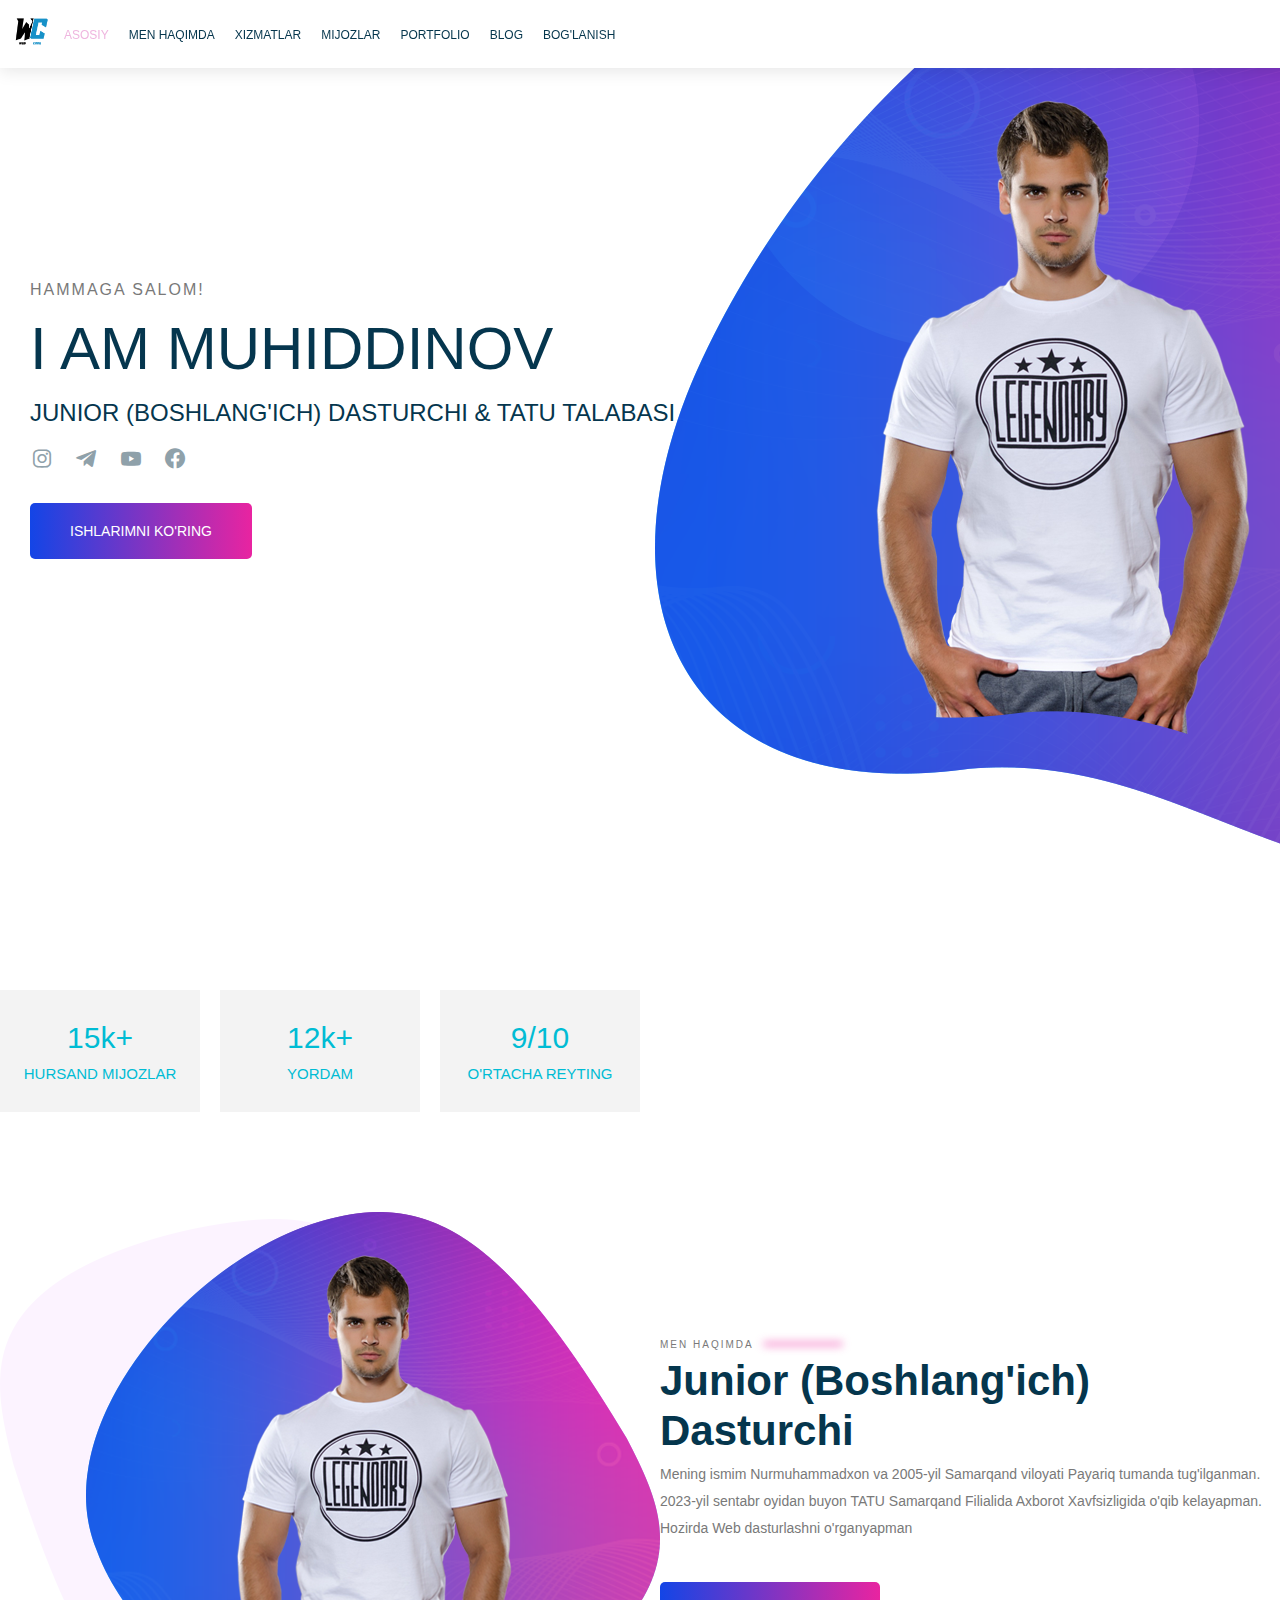
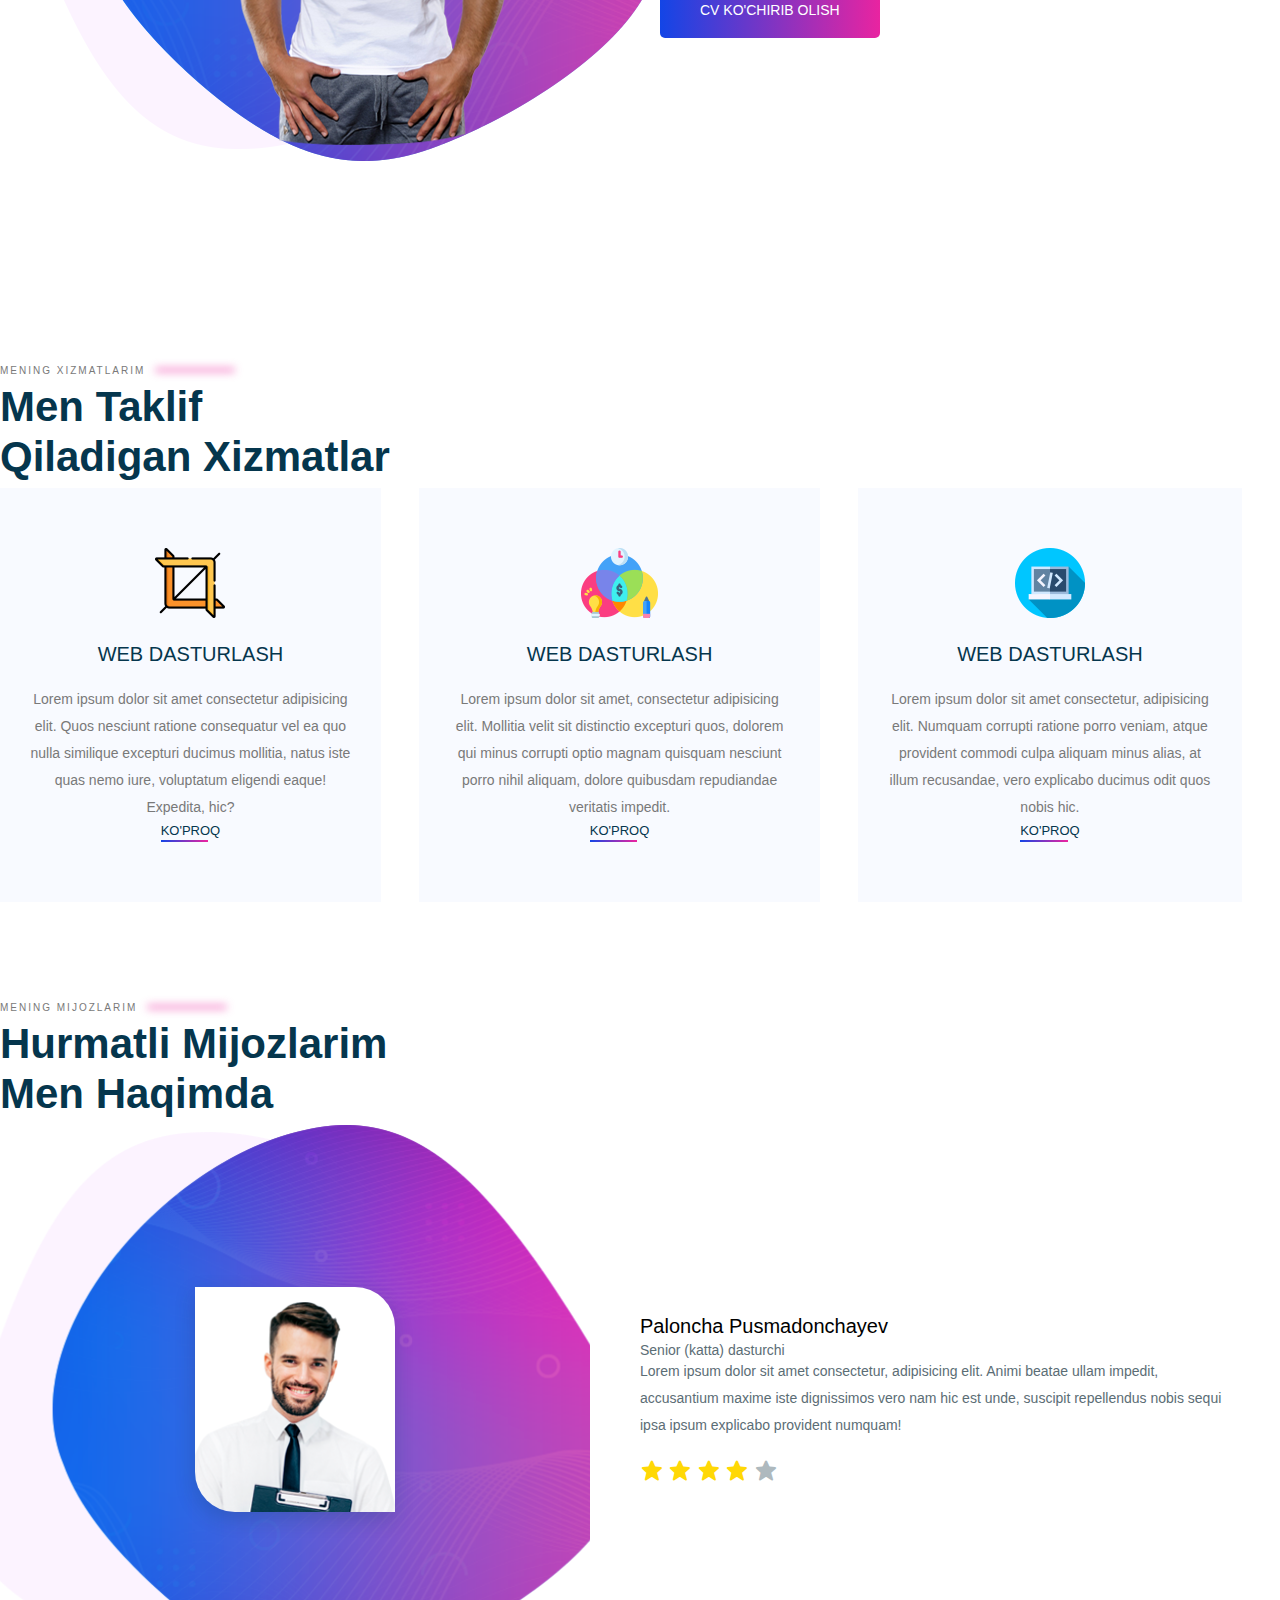
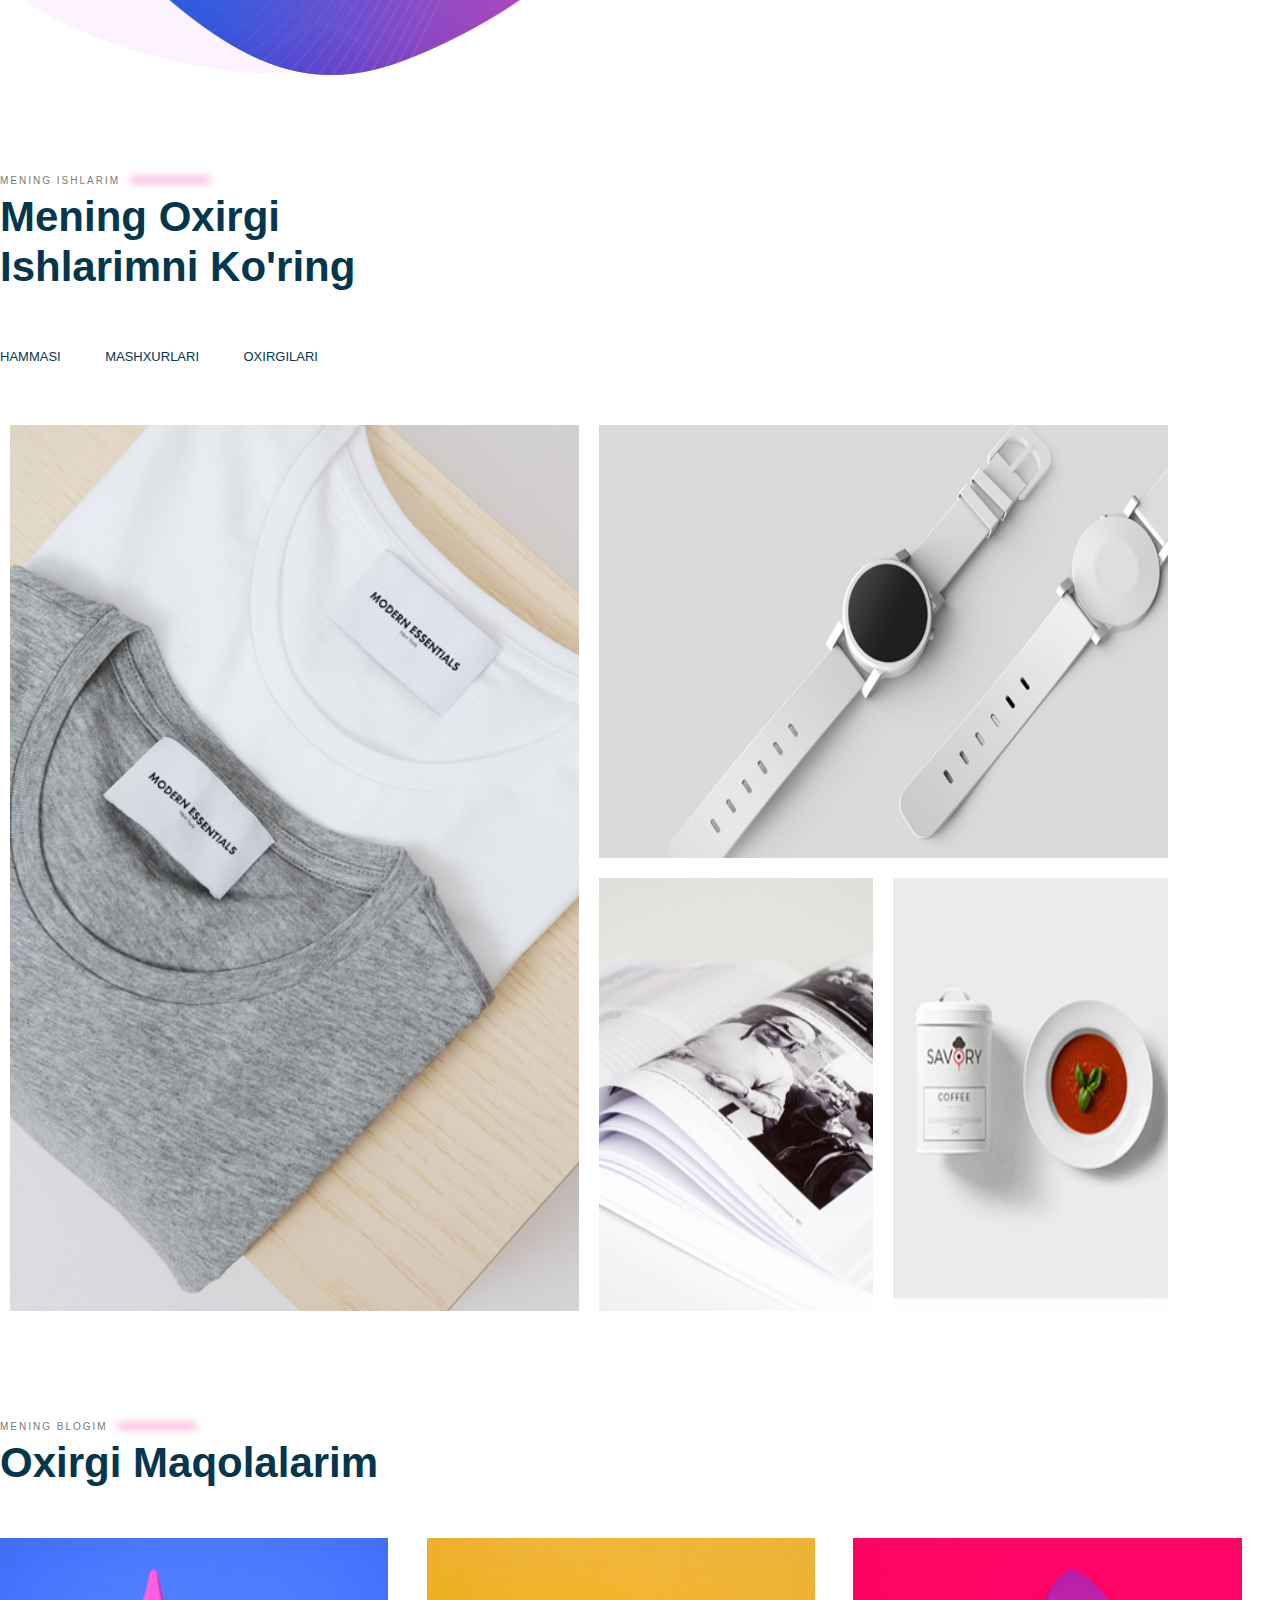
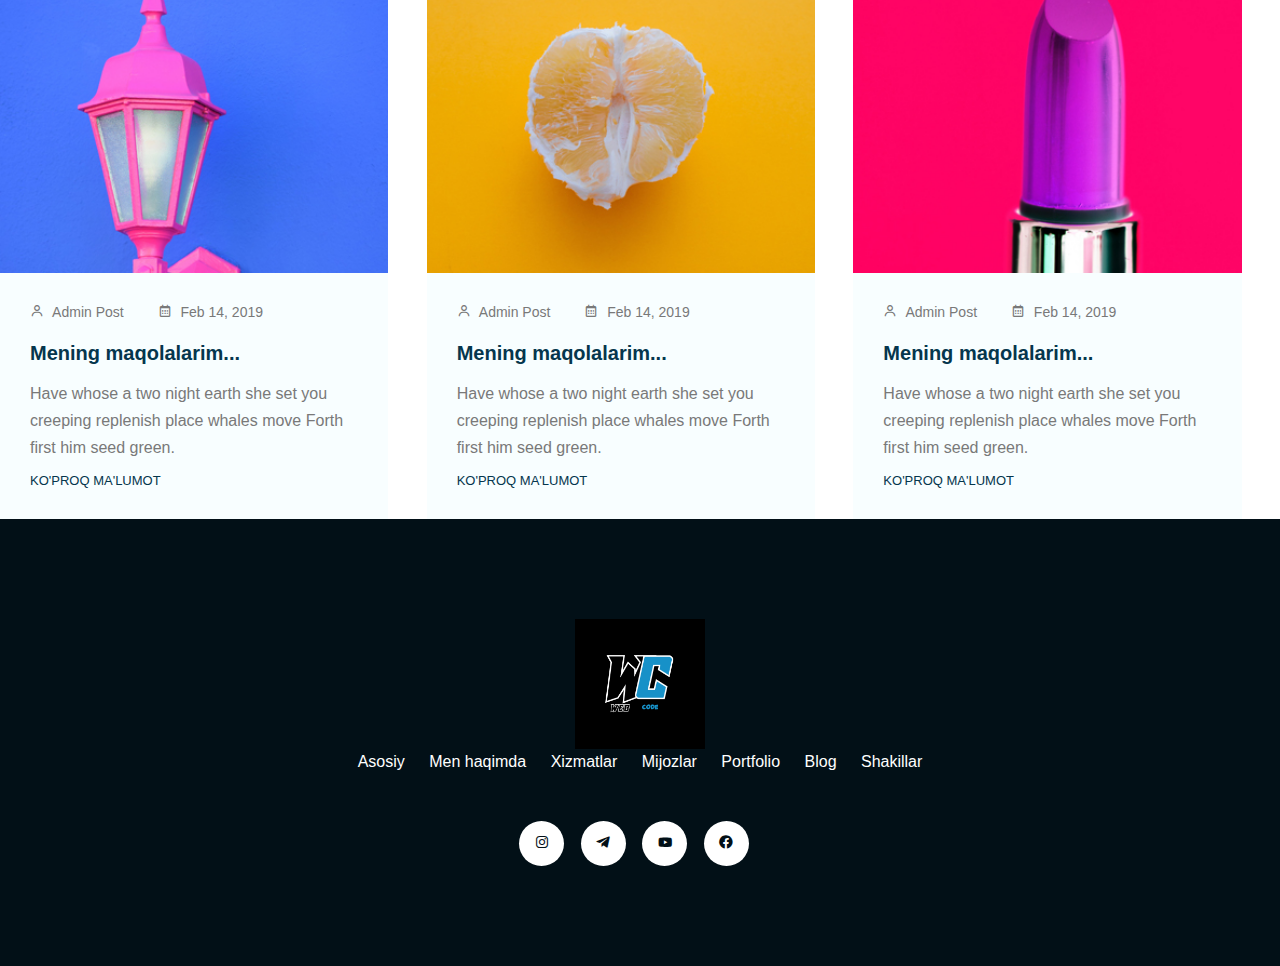
<file: index.html>
<!DOCTYPE html>
<html lang="en">

<head>
  <meta charset="UTF-8">
  <meta name="viewport" content="width=device-width, initial-scale=1.0">
  <title>Portfolio</title>
  <link rel="stylesheet" href="./styles/shared.css">
  <link rel="stylesheet" href="./styles/main.css">
  <link rel="stylesheet" href="./styles/media.css">
  <link href='https://unpkg.com/boxicons@2.1.4/css/boxicons.min.css' rel='stylesheet'>
</head>

<body>
  <div class="container">
    <!-- Header Section -->
    <header class="main__header">
      <div class="div__logo">
        <a href="./index.html">
          <img class="logo" src="./images/brand_logo.png" alt="brend site logo">
        </a>
      </div>
      <nav class="main__nav">
        <label for="menu" class="menu">
          <i class='bx bx-menu'></i>
        </label>
        <input type="checkbox" id="menu">
        <ul class="list">
          <li class="list__iteam active">
            <a href="./index.html">Asosiy</a>
          </li>
          <li class="list__iteam">
            <a href="#main-section">Men haqimda</a>
          </li>
          <li class="list__iteam">
            <a href="#services">Xizmatlar</a>
          </li>
          <li class="list__iteam">
            <a href="#clients">Mijozlar</a>
          </li>
          <li class="list__iteam">
            <a href="#portfolio">Portfolio</a>
          </li>
          <li class="list__iteam">
            <a href="#blog">Blog</a>
          </li>
          <li class="list__iteam">
            <a href="./contacts.html">Bog'lanish</a>
          </li>
        </ul>
      </nav>
    </header>
    <!-- /Header Section -->

    <!-- Main Section -->
    <main class="main">
      <div class="main-banner">
        <section id="main-section" class="main-section">
          <div class="main-section__info">
            <h4 class="main-section__welcome to-uppercase">Hammaga Salom!</h4>
            <h1 class="main-section__introduction to-uppercase">I am Muhiddinov</h1>
            <h3 class="main-section__position to-uppercase">Junior (boshlang'ich) dasturchi & TATU talabasi</h3>
            <div class="main-section__social-networks">
              <a target="_blank" href="https://www.instagram.com/foz1l0v1ch/"><i class='bx bxl-instagram'></i></a>
              <a target="_blank" href="https://t.me/foz1l0v1ch"><i class='bx bxl-telegram'></i></a>
              <a target="_blank" href="https://www.youtube.com/@web_codee"><i class='bx bxl-youtube'></i></a>
              <a target="_blank" href="https://www.facebook.com/muhiddinoff"><i class='bx bxl-facebook-circle'></i></a>
            </div>
            <button type="button" class="btn main-section__action to-uppercase">Ishlarimni ko'ring</button>
          </div>
          <div class="main-section__image">
            <img class="pic" src="./images/happy-man.png" alt="My image">
          </div>
        </section>
      </div>
      <!-- Statistics -->
      <section id="statistics" class="statistics">
        <div class="statistic__iteam">
          <h3 class="statistics__number">15k+</h3>
          <p class="statistics__title to-uppercase">Hursand mijozlar</p>
        </div>
        <div class="statistic__iteam">
          <h3 class="statistics__number">12k+</h3>
          <p class="statistics__title to-uppercase">yordam</p>
        </div>
        <div class="statistic__iteam">
          <h3 class="statistics__number">9/10</h3>
          <p class="statistics__title to-uppercase">O'rtacha reyting</p>
        </div>
      </section>
      <!-- /Statstics -->
      <!-- About Section -->
      <section id="about__me" class="about__me">
        <div class="about-me__image">
          <img src="./images/about-us.png" alt="About Me image">
        </div>
        <div class="about-me__info">
          <h5 class="section-subtitle">
            Men haqimda
            <span class="blur-line"></span>
          </h5>
          <h3 class="section-title">
            Junior (Boshlang'ich) dasturchi
          </h3>
          <p class="about-me__description">
            Mening ismim Nurmuhammadxon va 2005-yil Samarqand viloyati Payariq tumanda tug'ilganman. 2023-yil sentabr
            oyidan buyon TATU Samarqand
            Filialida Axborot Xavfsizligida o'qib kelayapman. Hozirda Web dasturlashni o'rganyapman
          </p>
          <button type="button" class="btn to-uppercase about-me__action">CV ko'chirib olish</button>
        </div>
      </section>
      <!-- /About Section -->
      <!-- Services Section -->
      <section id="services" class="services">
        <h5 class="section-subtitle">
          Mening Xizmatlarim
          <span class="blur-line"></span>
        </h5>
        <h2 class="section-title">
          Men taklif <br>
          qiladigan xizmatlar
        </h2>
        <div class="services__cards">
          <div class="service-card">
            <img class="service-card__icon" src="./images/s1.png" alt="Service 1">
            <h5 class="service-card__title">Web dasturlash</h5>
            <p class="service-card__description">
              Lorem ipsum dolor sit amet consectetur adipisicing elit. Quos nesciunt ratione consequatur vel ea quo
              nulla similique excepturi ducimus mollitia, natus iste quas nemo iure, voluptatum eligendi eaque!
              Expedita, hic?
            </p>
            <a href="#" class="service-card__link">Ko'proq</a>
          </div>
          <div class="service-card">
            <img class="service-card__icon" src="./images/s2.png" alt="Service 1">
            <h5 class="service-card__title">Web dasturlash</h5>
            <p class="service-card__description">
              Lorem ipsum dolor sit amet, consectetur adipisicing elit. Mollitia velit sit distinctio excepturi quos,
              dolorem qui minus corrupti optio magnam quisquam nesciunt porro nihil aliquam, dolore quibusdam
              repudiandae veritatis impedit.
            </p>
            <a href="#" class="service-card__link">Ko'proq</a>
          </div>
          <div class="service-card">
            <img class="service-card__icon" src="./images/s3.png" alt="Service 1">
            <h5 class="service-card__title">Web dasturlash</h5>
            <p class="service-card__description">
              Lorem ipsum dolor sit amet consectetur, adipisicing elit. Numquam corrupti ratione porro veniam, atque
              provident commodi culpa aliquam minus alias, at illum recusandae, vero explicabo ducimus odit quos nobis
              hic.
            </p>
            <a href="#" class="service-card__link">Ko'proq</a>
          </div>
        </div>
      </section>
      <!-- /Services Section -->
      <!-- Clients Section -->
      <section id="clients" class="clients">
        <h5 class="section-subtitle">
          Mening mijozlarim
          <span class="blur-line"></span>
        </h5>
        <h2 class="section-title">
          Hurmatli mijozlarim <br>
          men haqimda
        </h2>
        <div class="clients-iteams">
          <div class="client-iteam">
            <div class="client-iteam__image">
              <img src="./images/testimonial1.png" alt="Client image">
            </div>
            <div class="client-iteam__info">
              <h3 class="client-iteam__name">Paloncha Pusmadonchayev</h3>
              <p class="client-iteam__position">
                Senior (katta) dasturchi
              </p>
              <p class="client-iteam__review">
                Lorem ipsum dolor sit amet consectetur, adipisicing elit. Animi beatae ullam impedit, accusantium maxime
                iste dignissimos vero nam hic est unde, suscipit repellendus nobis sequi ipsa ipsum explicabo provident
                numquam!
              </p>
              <div class="cleint-iteam__rate">
                <i class='bx bxs-star'></i>
                <i class='bx bxs-star'></i>
                <i class='bx bxs-star'></i>
                <i class='bx bxs-star'></i>
                <i class='bx bxs-star disabld'></i>
              </div>
            </div>
          </div>
        </div>
      </section>
      <!-- /Clients Section -->
      <!-- Portfolio Section -->
      <section id="portfolio" class="portfolio">
        <h5 class="section-subtitle">
          Mening ishlarim
          <span class="blur-line"></span>
        </h5>
        <h3 class="section-title">
          Mening oxirgi <br>
          ishlarimni ko'ring
        </h3>
        <ul class="portfolio-filters">
          <li class="acti">
            Hammasi
          </li>
          <li>
            Mashxurlari
          </li>
          <li>
            Oxirgilari
          </li>
        </ul>
        <div class="portfolio-iteams">
          <div class="portfolio-iteam portfoio-iteam-1">
            <img class="portfolio-iteam__image" src="./images/p1.jpg" alt="portfolio image 1">
            <div class="portfolio-iteam__overlay"></div>
            <div class="portfolio-iteam__info">
              <h4>
                <a href="#">Portfolio 1</a>
              </h4>
              <p>
                Ishim haqida
              </p>
            </div>
          </div>
          <div class="portfolio-iteam portfoio-iteam-2">
            <img class="portfolio-iteam__image" src="./images/p2.jpg" alt="portfolio image 2">
            <div class="portfolio-iteam__overlay"></div>
            <div class="portfolio-iteam__info">
              <h4>
                <a href="#">Portfolio 2</a>
              </h4>
              <p>
                Ishim haqida
              </p>
            </div>
          </div>
          <div class="portfolio-iteam portfoio-iteam-3">
            <img class="portfolio-iteam__image" src="./images/p3.jpg" alt="portfolio image 3">
            <div class="portfolio-iteam__overlay"></div>
            <div class="portfolio-iteam__info">
              <h4>
                <a href="#">Portfolio 3</a>
              </h4>
              <p>
                Ishim haqida
              </p>
            </div>
          </div>
          <div class="portfolio-iteam portfoio-iteam-4">
            <img class="portfolio-iteam__image" src="./images/p4.jpg" alt="portfolio image 4">
            <div class="portfolio-iteam__overlay"></div>
            <div class="portfolio-iteam__info">
              <h4>
                <a href="#">Portfolio 4</a>
              </h4>
              <p>
                Ishim haqida
              </p>
            </div>
          </div>
        </div>
      </section>
      <!-- /Portfolio Section -->
      <!-- Blog Section -->
      <section id="blog" class="blog">
        <h5 class="section-subtitle">
          Mening blogim
          <span class="blur-line"></span>
        </h5>
        <h3 class="section-title">
          Oxirgi maqolalarim
        </h3>
        <div class="blog-iteams">
          <div class="blog-iteam">
            <div class="blog-iteam__image">
              <img src="./images/b1.jpg" alt="blog 1 image">
            </div>
            <div class="blog-iteam__info">
              <div class="blog-iteam__main-info">
                <span class="blog-author">
                  <i class='bx bx-user'></i>
                  Admin Post
                </span>
                <span class="blog-iteam__date">
                  <i class='bx bx-calendar'></i>
                  Feb 14, 2019
                </span>
                <h5 class="blog-iteam__title">
                  Mening maqolalarim...
                </h5>
                <p class="blog-iteam__description">
                  Have whose a two night earth she set you creeping replenish place whales move Forth first him seed
                  green.
                </p>
                <a class="blog-iteam__link" href="#">
                  Ko'proq ma'lumot
                </a>
              </div>
            </div>
          </div>
          <div class="blog-iteam">
            <div class="blog-iteam__image">
              <img src="./images/b2.jpg" alt="blog 2 image">
            </div>
            <div class="blog-iteam__info">
              <div class="blog-iteam__main-info">
                <span class="blog-author">
                  <i class='bx bx-user'></i>
                  Admin Post
                </span>
                <span class="blog-iteam__date">
                  <i class='bx bx-calendar'></i>
                  Feb 14, 2019
                </span>
                <h5 class="blog-iteam__title">
                  Mening maqolalarim...
                </h5>
                <p class="blog-iteam__description">
                  Have whose a two night earth she set you creeping replenish place whales move Forth first him seed
                  green.
                </p>
                <a class="blog-iteam__link" href="#">
                  Ko'proq ma'lumot
                </a>
              </div>
            </div>
          </div>
          <div class="blog-iteam">
            <div class="blog-iteam__image">
              <img src="./images/b3.jpg" alt="blog 3 image">
            </div>
            <div class="blog-iteam__info">
              <div class="blog-iteam__main-info">
                <span class="blog-author">
                  <i class='bx bx-user'></i>
                  Admin Post
                </span>
                <span class="blog-iteam__date">
                  <i class='bx bx-calendar'></i>
                  Feb 14, 2019
                </span>
                <h5 class="blog-iteam__title">
                  Mening maqolalarim...
                </h5>
                <p class="blog-iteam__description">
                  Have whose a two night earth she set you creeping replenish place whales move Forth first him seed
                  green.
                </p>
                <a class="blog-iteam__link" href="#">
                  Ko'proq ma'lumot
                </a>
              </div>
            </div>
          </div>
        </div>
      </section>
      <!-- /Blog Section -->
    </main>
    <!-- /Main Section  -->

    <!-- Footer Section -->
    <footer class="footer__container">
      <div class="footer__logo">
        <img src="./images/footer_logo.png" alt="site Footer logo">
      </div>
      <nav class="footer-nav">
        <ul class="footer-nav-list">
          <li class="footer-nav-iteam">
            <a class="footer-nav-link" href="#">Asosiy</a>
          </li>
          <li class="footer-nav-iteam">
            <a class="footer-nav-link" href="#">Men haqimda</a>
          </li>
          <li class="footer-nav-iteam">
            <a class="footer-nav-link" href="#">Xizmatlar</a>
          </li>
          <li class="footer-nav-iteam">
            <a class="footer-nav-link" href="#">Mijozlar</a>
          </li>
          <li class="footer-nav-iteam">
            <a class="footer-nav-link" href="#">Portfolio</a>
          </li>
          <li class="footer-nav-iteam">
            <a class="footer-nav-link" href="#">Blog</a>
          </li>
          <li class="footer-nav-iteam">
            <a class="footer-nav-link" href="#">Shakillar</a>
          </li>
        </ul>
      </nav>
      <ul class="footer-socials">
        <li class="footer-social">
          <a target="_blank" href="https://www.instagram.com/foz1l0v1ch/">
            <i class='bx bxl-instagram'></i>
          </a>
        </li>
        <li class="footer-social">
          <a target="_blank" href="https://t.me/foz1l0v1ch">
            <i class='bx bxl-telegram'></i>
          </a>
        </li>
        <li class="footer-social">
          <a target="_blank" href="https://www.youtube.com/@web_codee">
            <i class='bx bxl-youtube'></i>
          </a>
        </li>
        <li class="footer-social">
          <a target="_blank" href="https://www.facebook.com/muhiddinoff">
            <i class='bx bxl-facebook-circle'></i>
          </a>
        </li>
      </ul>
    </footer>
  </div>
</body>

</html>
</file>
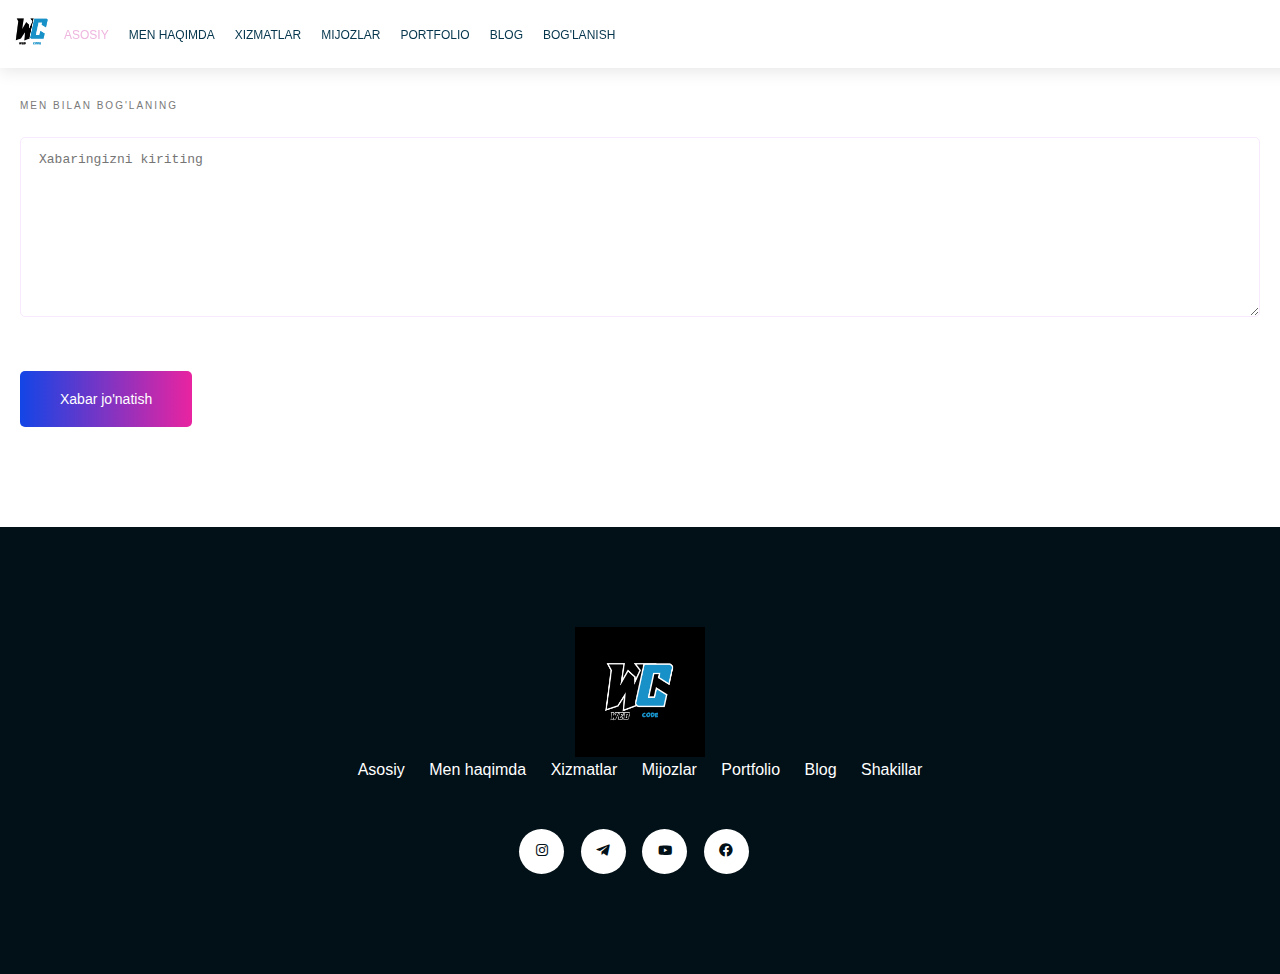
<file: contacts.html>
<!DOCTYPE html>
<html lang="en">

<head>
  <meta charset="UTF-8">
  <meta name="viewport" content="width=device-width, initial-scale=1.0">
  <title>Portfolio -- Bog'lanish</title>
  <link rel="stylesheet" href="./styles/shared.css">
  <link rel="stylesheet" href="./styles/main.css">
  <link rel="stylesheet" href="./styles/contact.css">
  <link rel="stylesheet" href="./styles/media.css">
  <link href='https://unpkg.com/boxicons@2.1.4/css/boxicons.min.css' rel='stylesheet'>
</head>

<body>
  <div class="container">
    <!-- Header Section -->
    <header class="main__header">
      <div class="div__logo">
        <a href="./index.html">
          <img class="logo" src="./images/brand_logo.png" alt="brend site logo">
        </a>
      </div>
      <nav class="main__nav">
        <label for="menu" class="menu">
          <i class='bx bx-menu'></i>
        </label>
        <input type="checkbox" id="menu">
        <ul class="list">
          <li class="list__iteam active">
            <a href="./index.html">Asosiy</a>
          </li>
          <li class="list__iteam">
            <a href="#main-section">Men haqimda</a>
          </li>
          <li class="list__iteam">
            <a href="#services">Xizmatlar</a>
          </li>
          <li class="list__iteam">
            <a href="#clients">Mijozlar</a>
          </li>
          <li class="list__iteam">
            <a href="#portfolio">Portfolio</a>
          </li>
          <li class="list__iteam">
            <a href="#blog">Blog</a>
          </li>
          <li class="list__iteam">
            <a href="./contacts.html">Bog'lanish</a>
          </li>
        </ul>
      </nav>
    </header>
    <!-- /Header Section -->
    <div class="container">

      <section class="contact">
        <h3 class="section-subtitle">
          Men bilan bog'laning
        </h3>
        <form action="#" method="get">
          <textarea rows="10" placeholder="Xabaringizni kiriting" name="message"></textarea>
          <div class="half-flex">
            <div class="contact__firstname">
              <input type="text" placeholder="Ismingizni kiriting" name="firstname">
            </div>
            <div class="contact__email">
              <input type="email" placeholder="Emailingizni kiriting" name="email">
            </div>
          </div>
          <input type="text" placeholder="Xat mazmuni" name="subject">
          <button class="btn contact__send" type="submit">Xabar jo'natish</button>
        </form>
      </section>
    </div>

    <!-- Footer Section -->
    <footer class="footer__container">
      <div class="footer__logo">
        <img src="./images/footer_logo.png" alt="Footer logo">
      </div>
      <nav class="footer-nav">
        <ul class="footer-nav-list">
          <li class="footer-nav-iteam">
            <a class="footer-nav-link" href="#">Asosiy</a>
          </li>
          <li class="footer-nav-iteam">
            <a class="footer-nav-link" href="#">Men haqimda</a>
          </li>
          <li class="footer-nav-iteam">
            <a class="footer-nav-link" href="#">Xizmatlar</a>
          </li>
          <li class="footer-nav-iteam">
            <a class="footer-nav-link" href="#">Mijozlar</a>
          </li>
          <li class="footer-nav-iteam">
            <a class="footer-nav-link" href="#">Portfolio</a>
          </li>
          <li class="footer-nav-iteam">
            <a class="footer-nav-link" href="#">Blog</a>
          </li>
          <li class="footer-nav-iteam">
            <a class="footer-nav-link" href="#">Shakillar</a>
          </li>
        </ul>
      </nav>
      <ul class="footer-socials">
        <li class="footer-social">
          <a target="_blank" href="https://www.instagram.com/foz1l0v1ch/">
            <i class='bx bxl-instagram'></i>
          </a>
        </li>
        <li class="footer-social">
          <a target="_blank" href="https://t.me/foz1l0v1ch">
            <i class='bx bxl-telegram'></i>
          </a>
        </li>
        <li class="footer-social">
          <a target="_blank" href="https://www.youtube.com/@web_codee">
            <i class='bx bxl-youtube'></i>
          </a>
        </li>
        <li class="footer-social">
          <a target="_blank" href="https://www.facebook.com/muhiddinoff">
            <i class='bx bxl-facebook-circle'></i>
          </a>
        </li>
      </ul>
    </footer>
  </div>
</body>

</html>
</file>
<file: styles/shared.css>
/* Fonts */
@font-face {
  font-family: "Roboto Condensed";
  src: url("../fonts/Roboto/RobotoCondensed-Black.eot");
  src: url("../fonts/Roboto/RobotoCondensed-Black.eot?#iefix")
      format("embedded-opentype"),
    url("../fonts/Roboto/RobotoCondensed-Black.woff2") format("woff2"),
    url("../fonts/Roboto/RobotoCondensed-Black.woff") format("woff"),
    url("../fonts/Roboto/RobotoCondensed-Black.ttf") format("truetype");
  font-weight: 900;
  font-style: normal;
  font-display: swap;
}

@font-face {
  font-family: "Roboto Condensed";
  src: url("../fonts/Roboto/RobotoCondensed-Bold.eot");
  src: url("../fonts/Roboto/RobotoCondensed-Bold.eot?#iefix")
      format("embedded-opentype"),
    url("../fonts/Roboto/RobotoCondensed-Bold.woff2") format("woff2"),
    url("../fonts/Roboto/RobotoCondensed-Bold.woff") format("woff"),
    url("../fonts/Roboto/RobotoCondensed-Bold.ttf") format("truetype");
  font-weight: bold;
  font-style: normal;
  font-display: swap;
}

@font-face {
  font-family: "Roboto Condensed";
  src: url("../fonts/Roboto/RobotoCondensed-BoldItalic.eot");
  src: url("../fonts/Roboto/RobotoCondensed-BoldItalic.eot?#iefix")
      format("embedded-opentype"),
    url("../fonts/Roboto/RobotoCondensed-BoldItalic.woff2") format("woff2"),
    url("../fonts/Roboto/RobotoCondensed-BoldItalic.woff") format("woff"),
    url("../fonts/Roboto/RobotoCondensed-BoldItalic.ttf") format("truetype");
  font-weight: bold;
  font-style: italic;
  font-display: swap;
}

@font-face {
  font-family: "Roboto Condensed";
  src: url("../fonts/Roboto/RobotoCondensed-ExtraBoldItalic.eot");
  src: url("../fonts/Roboto/RobotoCondensed-ExtraBoldItalic.eot?#iefix")
      format("embedded-opentype"),
    url("../fonts/Roboto/RobotoCondensed-ExtraBoldItalic.woff2") format("woff2"),
    url("../fonts/Roboto/RobotoCondensed-ExtraBoldItalic.woff") format("woff"),
    url("../fonts/Roboto/RobotoCondensed-ExtraBoldItalic.ttf")
      format("truetype");
  font-weight: bold;
  font-style: italic;
  font-display: swap;
}

@font-face {
  font-family: "Roboto Condensed";
  src: url("../fonts/Roboto/RobotoCondensed-BlackItalic.eot");
  src: url("../fonts/Roboto/RobotoCondensed-BlackItalic.eot?#iefix")
      format("embedded-opentype"),
    url("../fonts/Roboto/RobotoCondensed-BlackItalic.woff2") format("woff2"),
    url("../fonts/Roboto/RobotoCondensed-BlackItalic.woff") format("woff"),
    url("../fonts/Roboto/RobotoCondensed-BlackItalic.ttf") format("truetype");
  font-weight: 900;
  font-style: italic;
  font-display: swap;
}

@font-face {
  font-family: "Roboto Condensed";
  src: url("../fonts/Roboto/RobotoCondensed-ExtraBold.eot");
  src: url("../fonts/Roboto/RobotoCondensed-ExtraBold.eot?#iefix")
      format("embedded-opentype"),
    url("../fonts/Roboto/RobotoCondensed-ExtraBold.woff2") format("woff2"),
    url("../fonts/Roboto/RobotoCondensed-ExtraBold.woff") format("woff"),
    url("../fonts/Roboto/RobotoCondensed-ExtraBold.ttf") format("truetype");
  font-weight: bold;
  font-style: normal;
  font-display: swap;
}

@font-face {
  font-family: "Roboto Condensed";
  src: url("../fonts/Roboto/RobotoCondensed-ExtraLightItalic.eot");
  src: url("../fonts/Roboto/RobotoCondensed-ExtraLightItalic.eot?#iefix")
      format("embedded-opentype"),
    url("../fonts/Roboto/RobotoCondensed-ExtraLightItalic.woff2")
      format("woff2"),
    url("../fonts/Roboto/RobotoCondensed-ExtraLightItalic.woff") format("woff"),
    url("../fonts/Roboto/RobotoCondensed-ExtraLightItalic.ttf")
      format("truetype");
  font-weight: 200;
  font-style: italic;
  font-display: swap;
}

@font-face {
  font-family: "Roboto Condensed";
  src: url("../fonts/Roboto/RobotoCondensed-ExtraLight.eot");
  src: url("../fonts/Roboto/RobotoCondensed-ExtraLight.eot?#iefix")
      format("embedded-opentype"),
    url("../fonts/Roboto/RobotoCondensed-ExtraLight.woff2") format("woff2"),
    url("../fonts/Roboto/RobotoCondensed-ExtraLight.woff") format("woff"),
    url("../fonts/Roboto/RobotoCondensed-ExtraLight.ttf") format("truetype");
  font-weight: 200;
  font-style: normal;
  font-display: swap;
}

@font-face {
  font-family: "Roboto Condensed";
  src: url("../fonts/Roboto/RobotoCondensed-Italic.eot");
  src: url("../fonts/Roboto/RobotoCondensed-Italic.eot?#iefix")
      format("embedded-opentype"),
    url("../fonts/Roboto/RobotoCondensed-Italic.woff2") format("woff2"),
    url("../fonts/Roboto/RobotoCondensed-Italic.woff") format("woff"),
    url("../fonts/Roboto/RobotoCondensed-Italic.ttf") format("truetype");
  font-weight: normal;
  font-style: italic;
  font-display: swap;
}

@font-face {
  font-family: "Roboto Condensed";
  src: url("../fonts/Roboto/RobotoCondensed-LightItalic.eot");
  src: url("../fonts/Roboto/RobotoCondensed-LightItalic.eot?#iefix")
      format("embedded-opentype"),
    url("../fonts/Roboto/RobotoCondensed-LightItalic.woff2") format("woff2"),
    url("../fonts/Roboto/RobotoCondensed-LightItalic.woff") format("woff"),
    url("../fonts/Roboto/RobotoCondensed-LightItalic.ttf") format("truetype");
  font-weight: 300;
  font-style: italic;
  font-display: swap;
}

@font-face {
  font-family: "Roboto Condensed";
  src: url("../fonts/Roboto/RobotoCondensed-MediumItalic.eot");
  src: url("../fonts/Roboto/RobotoCondensed-MediumItalic.eot?#iefix")
      format("embedded-opentype"),
    url("../fonts/Roboto/RobotoCondensed-MediumItalic.woff2") format("woff2"),
    url("../fonts/Roboto/RobotoCondensed-MediumItalic.woff") format("woff"),
    url("../fonts/Roboto/RobotoCondensed-MediumItalic.ttf") format("truetype");
  font-weight: 500;
  font-style: italic;
  font-display: swap;
}

@font-face {
  font-family: "Roboto Condensed";
  src: url("../fonts/Roboto/RobotoCondensed-Regular.eot");
  src: url("../fonts/Roboto/RobotoCondensed-Regular.eot?#iefix")
      format("embedded-opentype"),
    url("../fonts/Roboto/RobotoCondensed-Regular.woff2") format("woff2"),
    url("../fonts/Roboto/RobotoCondensed-Regular.woff") format("woff"),
    url("../fonts/Roboto/RobotoCondensed-Regular.ttf") format("truetype");
  font-weight: normal;
  font-style: normal;
  font-display: swap;
}

@font-face {
  font-family: "Roboto Condensed";
  src: url("../fonts/Roboto/RobotoCondensed-Light.eot");
  src: url("../fonts/Roboto/RobotoCondensed-Light.eot?#iefix")
      format("embedded-opentype"),
    url("../fonts/Roboto/RobotoCondensed-Light.woff2") format("woff2"),
    url("../fonts/Roboto/RobotoCondensed-Light.woff") format("woff"),
    url("../fonts/Roboto/RobotoCondensed-Light.ttf") format("truetype");
  font-weight: 300;
  font-style: normal;
  font-display: swap;
}

@font-face {
  font-family: "Roboto Condensed";
  src: url("../fonts/Roboto/RobotoCondensed-Italic_1.eot");
  src: url("../fonts/Roboto/RobotoCondensed-Italic_1.eot?#iefix")
      format("embedded-opentype"),
    url("../fonts/Roboto/RobotoCondensed-Italic_1.woff2") format("woff2"),
    url("../fonts/Roboto/RobotoCondensed-Italic_1.woff") format("woff"),
    url("../fonts/Roboto/RobotoCondensed-Italic_1.ttf") format("truetype");
  font-weight: normal;
  font-style: italic;
  font-display: swap;
}

@font-face {
  font-family: "Roboto Condensed";
  src: url("../fonts/Roboto/RobotoCondensed-Medium.eot");
  src: url("../fonts/Roboto/RobotoCondensed-Medium.eot?#iefix")
      format("embedded-opentype"),
    url("../fonts/Roboto/RobotoCondensed-Medium.woff2") format("woff2"),
    url("../fonts/Roboto/RobotoCondensed-Medium.woff") format("woff"),
    url("../fonts/Roboto/RobotoCondensed-Medium.ttf") format("truetype");
  font-weight: 500;
  font-style: normal;
  font-display: swap;
}

@font-face {
  font-family: "Roboto Condensed";
  src: url("../fonts/Roboto/RobotoCondensed-Regular_1.eot");
  src: url("../fonts/Roboto/RobotoCondensed-Regular_1.eot?#iefix")
      format("embedded-opentype"),
    url("../fonts/Roboto/RobotoCondensed-Regular_1.woff2") format("woff2"),
    url("../fonts/Roboto/RobotoCondensed-Regular_1.woff") format("woff"),
    url("../fonts/Roboto/RobotoCondensed-Regular_1.ttf") format("truetype");
  font-weight: normal;
  font-style: normal;
  font-display: swap;
}

@font-face {
  font-family: "Roboto Condensed";
  src: url("../fonts/Roboto/RobotoCondensed-Thin.eot");
  src: url("../fonts/Roboto/RobotoCondensed-Thin.eot?#iefix")
      format("embedded-opentype"),
    url("../fonts/Roboto/RobotoCondensed-Thin.woff2") format("woff2"),
    url("../fonts/Roboto/RobotoCondensed-Thin.woff") format("woff"),
    url("../fonts/Roboto/RobotoCondensed-Thin.ttf") format("truetype");
  font-weight: 100;
  font-style: normal;
  font-display: swap;
}

@font-face {
  font-family: "Roboto Condensed";
  src: url("../fonts/Roboto/RobotoCondensed-SemiBoldItalic.eot");
  src: url("../fonts/Roboto/RobotoCondensed-SemiBoldItalic.eot?#iefix")
      format("embedded-opentype"),
    url("../fonts/Roboto/RobotoCondensed-SemiBoldItalic.woff2") format("woff2"),
    url("../fonts/Roboto/RobotoCondensed-SemiBoldItalic.woff") format("woff"),
    url("../fonts/Roboto/RobotoCondensed-SemiBoldItalic.ttf") format("truetype");
  font-weight: 600;
  font-style: italic;
  font-display: swap;
}

@font-face {
  font-family: "Roboto Condensed";
  src: url("../fonts/Roboto/RobotoCondensed-ThinItalic.eot");
  src: url("../fonts/Roboto/RobotoCondensed-ThinItalic.eot?#iefix")
      format("embedded-opentype"),
    url("../fonts/Roboto/RobotoCondensed-ThinItalic.woff2") format("woff2"),
    url("../fonts/Roboto/RobotoCondensed-ThinItalic.woff") format("woff"),
    url("../fonts/Roboto/RobotoCondensed-ThinItalic.ttf") format("truetype");
  font-weight: 100;
  font-style: italic;
  font-display: swap;
}

@font-face {
  font-family: "Roboto Condensed";
  src: url("../fonts/Roboto/RobotoCondensed-SemiBold.eot");
  src: url("../fonts/Roboto/RobotoCondensed-SemiBold.eot?#iefix")
      format("embedded-opentype"),
    url("../fonts/Roboto/RobotoCondensed-SemiBold.woff2") format("woff2"),
    url("../fonts/Roboto/RobotoCondensed-SemiBold.woff") format("woff"),
    url("../fonts/Roboto/RobotoCondensed-SemiBold.ttf") format("truetype");
  font-weight: 600;
  font-style: normal;
  font-display: swap;
}

/* All css */
html {
  scroll-behavior: smooth;
}

body {
  font-family: "Roboto", sans-serif;
}

* {
  margin: 0;
  padding: 0;
  box-sizing: border-box;
}

a {
  text-decoration: none;
  transition: all 0.3s ease-in-out;
}

ul,
ol {
  list-style: none;
}

.container {
  margin: 0 auto;
  max-width: 1440px;
}

h1,
h2,
h3,
h4,
h5,
h6 {
  margin-bottom: 5px;
  font-family: inherit;
  line-height: 1.2;
  font-weight: 500;
}

.to-uppercase {
  text-transform: uppercase;
}

.clearfix {
  clear: both;
}

.section-subtitle {
  font-size: 10px;
  letter-spacing: 2px;
  font-weight: 500;
  color: #797979;
  text-transform: uppercase;
}

.section-title {
  margin-top: 5px;
  font-size: 42px;
  font-weight: 700;
  text-transform: capitalize;
  color: #05364d;
}

.blur-line {
  display: inline-block;
  position: relative;
  top: -2px;
  margin-left: 5px;
  width: 80px;
  height: 4px;
  background-color: rgb(237, 35, 159, 0.6);
  filter: blur(4px);
  border-radius: 4px;
}

.btn {
  border: none;
  background: linear-gradient(to right, #1345e6 0%, #ed239f 51%, #1345e6 100%);
  color: #fff;
  font-family: "Roboto", sans-serif;
  font-weight: 500;
  font-size: 14px;
  padding: 20px 40px;
  cursor: pointer;
  border-radius: 5px;
  background-size: 200% auto;
  transition: all 0.3s ease-in-out;
}

.btn:hover {
  background-position: right center;
}

/* HEADER Section styles */

.main-banner {
  background: url("../images/home-banner.png") no-repeat top center;
  background-position: center;
  background-size: cover;
  min-height: 890px;
}

.main__header {
  display: flex;
  align-items: center;
  position: fixed;
  top: 0;
  width: 1440px;
  background-color: #fff;
  box-shadow: 0 3px 16px 0px rgb(0, 0, 0, 0.1);
  z-index: 10;
}

.main__header .logo {
  width: 64px;
  height: 64px;
  border-radius: 4px;
}

/* Menu checkbox */
label .bx-menu,
input {
  display: none;
}

.main__nav {
  position: relative;
}

.main__header .list {
  display: flex;
  gap: 20px;
}

.main__nav a {
  color: #05364d;
  text-transform: uppercase;
  font-size: 12px;
  font-weight: 500;
}

.main__nav a:hover {
  color: #efb6df;
}

.main__nav .active a {
  color: #efb6df;
}

/*  HEADER Section styles end */

/* Footer section styles started */

.footer__container {
  padding: 100px 0;
  background-color: #021017;
  text-align: center;
}

.footer__container .footer__logo img {
  width: 130px;
}

.footer-nav-list {
  margin-bottom: 50px;
}

.footer-nav-iteam {
  display: inline-block;
  padding: 0 10px;
}

.footer-nav-iteam a {
  color: #fff;
}

.footer-social {
  display: inline-block;
  width: 45px;
  height: 45px;
  line-height: 45px;
  text-align: center;
  background-color: #fff;
  border-radius: 36px;
  font-size: 16px;
  margin-right: 12px;
}

.footer-social:hover {
  background: linear-gradient(to right, #1345e6 0%, #ed239f 51%, #1345e6 0%);
  background-size: 198% auto;
}

.footer-social:hover i {
  color: #fff;
}

.footer-social a {
  color: #021017;
}
</file>
<file: styles/main.css>
/* MAIN-SECTION Section styles */
.main-section {
  padding: 100px 30px 0;
  display: flex;
  justify-content: space-between;
  align-items: center;
}

.main-section__welcome {
  font-size: 16px;
  font-weight: 400;
  margin-bottom: 20px;
  letter-spacing: 2px;
  color: #797979;
}

.main-section__introduction {
  font-size: 60px;
  margin: 20px 0;
  line-height: 60px;
  color: #05364e;
}

.main-section__position {
  color: #05364e;
  font-size: 24px;
  font-weight: 300;
  margin-bottom: 20px;
}

.main-networks {
  display: flex;
  gap: 30px;
  margin: 50px 0;
}

.main-section__social-networks i {
  display: inline-block;
  font-size: 24px;
  color: #8fa1aa;
  margin-right: 16px;
  cursor: pointer;
  transition: all 0.8s ease;
}

.main-section__social-networks .bx:hover {
  color: #03a9f4;
  transform: rotate(360deg) scale(1.5);
}

.main-section__action {
  margin-top: 30px;
}

.main-section__image {
  max-width: 100%;
  height: auto;
  text-align: right;
}

/* STATISTICS Section styles */
.statistics {
  padding-top: 100px;
  display: flex;
}

.statistic__iteam {
  width: 200px;
  background-color: #f3f3f3;
  text-align: center;
  padding: 30px 15px;
  margin-right: 20px;
  color: #00bcd4;
}

.statistic__iteam .statistics__number {
  font-size: 30px;
  margin-bottom: 10px;
}

.statistic__iteam .statistics__title {
  font-size: 15px;
  line-height: 16px;
  font-weight: 300;
}

/* about-me section styles */
.about__me {
  padding: 100px 0;
  display: flex;
  align-items: center;
}

.about__me > div {
  flex-grow: 1;
}

.about-me__image {
  width: 90%;
}

.about-me__description {
  font-size: 14px;
  font-weight: 300;
  color: #797979;
  line-height: 27px;
}

.about-me__action {
  margin-top: 40px;
}

/* Services section styles */
.services {
  padding-top: 100px;
}

.services__cards {
  display: flex;
  justify-content: space-between;
}

.service-card {
  padding: 60px 30px;
  background-color: #f8faff;
  margin-right: 3%;
  text-align: center;
  transition: all 0.4s ease;
}

.service-card__title {
  color: #05364d;
  margin-top: 20px;
  font-size: 20px;
  font-weight: 500;
  margin-bottom: 20px;
  text-transform: uppercase;
  transition: all 0.4s ease-in-out;
}

.service-card__description {
  font-size: 14px;
  line-height: 27px;
  font-weight: 300;
  color: #797979;
  transition: all 0.4s ease-in-out;
}

.service-card__link {
  display: inline-block;
  font-size: 13px;
  font-weight: 500;
  text-transform: uppercase;
  color: #05364d;
  text-decoration: none;
  transition: all 0.4s ease-in-out;
}

.service-card__link::after {
  content: "";
  display: block;
  width: 80%;
  height: 2px;
  margin-top: 2px;
  background-image: linear-gradient(90deg, #1345e6 0%, #ed239f 100%);
  transition: all 0.4s ease-in-out;
}

.service-card:hover {
  background-color: #5f30ff;
}

.service-card:hover .service-card__title,
.service-card:hover .service-card__description,
.service-card:hover .service-card__link {
  color: #fff;
}

.service-card:hover .service-card__link::after {
  background-color: #fff;
  background-image: none;
}

/* Clients section satyle */
.clients {
  padding-top: 100px;
}
.client-iteam {
  display: flex;
  align-items: center;
}

.client-iteam > div {
  flex: 1;
}

.client-iteam__image {
  width: 655px;
  height: 550px;
  background-image: url("../images/testimonial-bg.png");
  background-position: center;
  background-repeat: no-repeat;
  background-size: cover;
  display: flex;
  justify-content: center;
  align-items: center;
}

.client-iteam__image img {
  vertical-align: middle;
  width: 200px;
  height: 225px;
  border-radius: 0 40px;
  box-shadow: -1px 7px 20px 0px rgba(5, 54, 77, 0.2);
}

.client-iteam__info {
  padding: 0 50px;
}

.client-iteam__name {
  font-size: 20px;
  margin-bottom: 4px;
}

.client-iteam__position {
  font-size: 14px;
  font-weight: 300;
  color: #5b6d75;
}

.client-iteam__review {
  font-size: 14px;
  line-height: 27px;
  font-weight: 300;
  color: #5b6d75;
}

.cleint-iteam__rate .bxs-star {
  margin-top: 20px;
  font-size: 24px;
  color: #ffd805;
}

.cleint-iteam__rate .disabld {
  color: #aeb9be;
}

/* portfolio section styles */
.portfolio {
  padding-top: 100px;
}

.portfolio-filters {
  padding-top: 50px;
}

.portfolio-filters li {
  display: inline-block;
  margin-right: 40px;
  font-size: 13px;
  font-weight: 400;
  color: #05364d;
  text-transform: uppercase;
  cursor: pointer;
}

.portfolio-filters .active,
.portfolio-filters li:hover {
  color: #1345e6;
}

.portfolio-iteams {
  margin-top: 50px;
  display: grid;
  grid-template-columns: repeat(4, 23%);
  grid-template-rows: repeat(2, 1fr);
}

.portfolio-iteam {
  position: relative;
  padding: 10px;
  cursor: pointer;
}

.portfoio-iteam-1 {
  grid-column: 1/3;
  grid-row: 1/3;
}

.portfoio-iteam-2 {
  grid-column: 3/5;
  grid-row: 1/2;
}

.portfoio-iteam-3 {
  grid-column: 3/4;
  grid-row: 2/3;
}

.portfoio-iteam-4 {
  grid-column: 4/5;
  grid-row: 2/3;
}

.portfolio-iteam img {
  width: 100%;
  height: 100%;
}

.portfolio-iteam__overlay {
  width: 100%;
  height: 100%;
  position: absolute;
  top: 0;
  left: 0;
  opacity: 0.8;
  visibility: hidden;
  z-index: 1;
  transition: all 0.4s ease;
}

.portfolio-iteam__info {
  position: absolute;
  bottom: 44px;
  left: 88px;
  color: #fff;
  visibility: hidden;
  z-index: 2;
  opacity: 0;
  transition: all 0.4s ease;
}

.portfolio-iteam__info a {
  color: #fff;
}

.portfolio-iteam:hover .portfolio-iteam__overlay {
  top: 20px;
  left: 20px;
  visibility: visible;
  background-color: #5f30ff;
}

.portfolio-iteam:hover .portfolio-iteam__info {
  bottom: 24px;
  left: 60px;
  visibility: visible;
  opacity: 1;
}

/* Blog section styles */
.blog {
  padding-top: 100px;
}

.blog-iteams {
  margin-top: 50px;
  display: flex;
  justify-content: space-between;
}

.blog-iteam {
  overflow: hidden;
  margin-right: 3%;
}

.blog-iteam:hover {
  box-shadow: 0 10px 20px rgb(5, 54, 77, 0.1);
}

.blog-iteam:hover .blog-iteam__image img {
  transform: scale(1.1);
}

.blog-iteam:hover .blog-iteam__info {
  background-color: #fff;
}

.blog-iteam__image {
  overflow: hidden;
}

.blog-iteam__image img {
  width: 100%;
  vertical-align: middle;
  transition: all 0.4s ease;
}

.blog-iteam__info {
  background-color: #f8feff;
  padding: 30px;
  color: #797979;
}

.blog-iteam__info span {
  font-size: 14px;
  margin-right: 30px;
  font-weight: lighter;
}

.blog-iteam__info i {
  margin-right: 5px;
}

.blog-iteam__title {
  font-weight: 700;
  color: #05364d;
  font-size: 20px;
  margin-top: 20px;
  margin-bottom: 15px;
}

.blog-iteam__description {
  font-weight: lighter;
  font-size: 16px;
  line-height: 27px;
  margin-bottom: 10px;
}

.blog-iteam__link {
  font-size: 13px;
  font-weight: 500;
  text-transform: uppercase;
  color: #05364d;
}

.blog-iteam__link:hover {
  color: #ed239f;
}
</file>
<file: styles/media.css>
/* Max-width: 990px */
@media screen and (max-width: 991px) {
  .container {
    width: 92%;
  }

  .main-header {
    width: 990px;;
  }

  .main__nav {
    width: 40%;
    height: 100%;
  }

  .menu .bx-menu {
    display: block;
    font-size: 36px;
    position: absolute;
    right: 0;
    top: -20px;
  }

  #menu:checked ~ .list {
    left: 50px;
  }

  .main__nav .list {
    position: absolute;
    top: -10px;
    left: -200%;
    transition: all 0.4s ease;
  }

  .main-section__image {
    display: none;
  }
  .main-section__welcome {
    font-size: 14px;
  }

  /*  statistics section*/

  .statistics {
    padding: 20px;
    text-align: center;
    justify-content: center;
    gap: 20px;
  }

  .statistic__iteam {
    margin-right: 0;
    margin-bottom: 20px;
  }

  /* About section */
  .about__me {
    padding: 80px 0;
  }

  .about__me > div {
    width: 100%;
    padding: 0 20px;
    text-align: center;
  }

  .about-me__image {
    display: none;
  }

  /* services section */
  .services {
    padding: 80px 0;
    text-align: center;
  }

  .services__cards {
    flex-wrap: wrap;
  }

  .service-card {
    flex-basis: 45%;
    margin-right: 0;
    margin-bottom: 20px;
  }

  /* Clients section */
  .clients {
    padding: 80px 0;
    text-align: center;
  }

  .client-iteam {
    flex-direction: column;
    gap: 10px;
  }

  .clients-iteams > div {
    width: 100%;
  }

  .client-iteam__image {
    background-image: none;
  }

  /* Portfolio section */
  .portfolio {
    max-width: 720px;
    margin: 0 auto;
    padding-top: 80px;
  }

  .portfolio-iteam__image img {
    object-fit: contain;
  }

  /* blog Section  */
  .blog {
    padding: 80px 0;
  }

  .blog-iteams {
    flex-wrap: wrap;
  }

  .blog-iteam {
    flex-basis: 45%;
    margin-right: 0;
    margin-bottom: 20px;
  }

  /* Footer section  */
  .footer-nav-list {
    display: none;
  }

  /* Contacts */
  .half-flex {
    flex-direction: column;
  }

  .contact__firstname,
  .contact__email {
    padding: 0;
  }
}

/* Max width-767px */
@media screen and (max-width: 769px) {
  .container {
    width: 92%;
  }

  /* Main Section  */
  .main-banner {
    background: none;
    min-height: 550px;
  }

  .main-section > div {
    width: 100%;
    text-align: center;
  }

  .main-section__action {
    display: none;
  }

  /* statistics section */

  .statistics {
    flex-direction: column;
  }

  .statistic__iteam {
    width: 100%;
  }

  /* Service */
  .service-card {
    flex-basis: 100%;
  }

  /* Blog section */
  .blog-iteam {
    flex-basis: 100%;
  }
}
</file>
<file: styles/contact.css>
.contact {
  padding: 100px 20px;
}

textarea,
input {
  width: 100%;
  padding: 14px;
  margin: 20px auto;
  border: 1px solid #f8e9ff;
  border-radius: 5px;
  padding-left: 18px;
  font-size: 13px;
  background: transparent;
  color: #495057;
}

textarea:focus,
input:focus {
  outline: 0;
}

.half-flex {
  display: flex;
}

.contact__firstname {
  padding-right: 15px;
  flex: 1;
}

.contact__email {
  padding-left: 15px;
  flex: 1;
}

.contact__send {
  margin-top: 30px;
}
</file>
